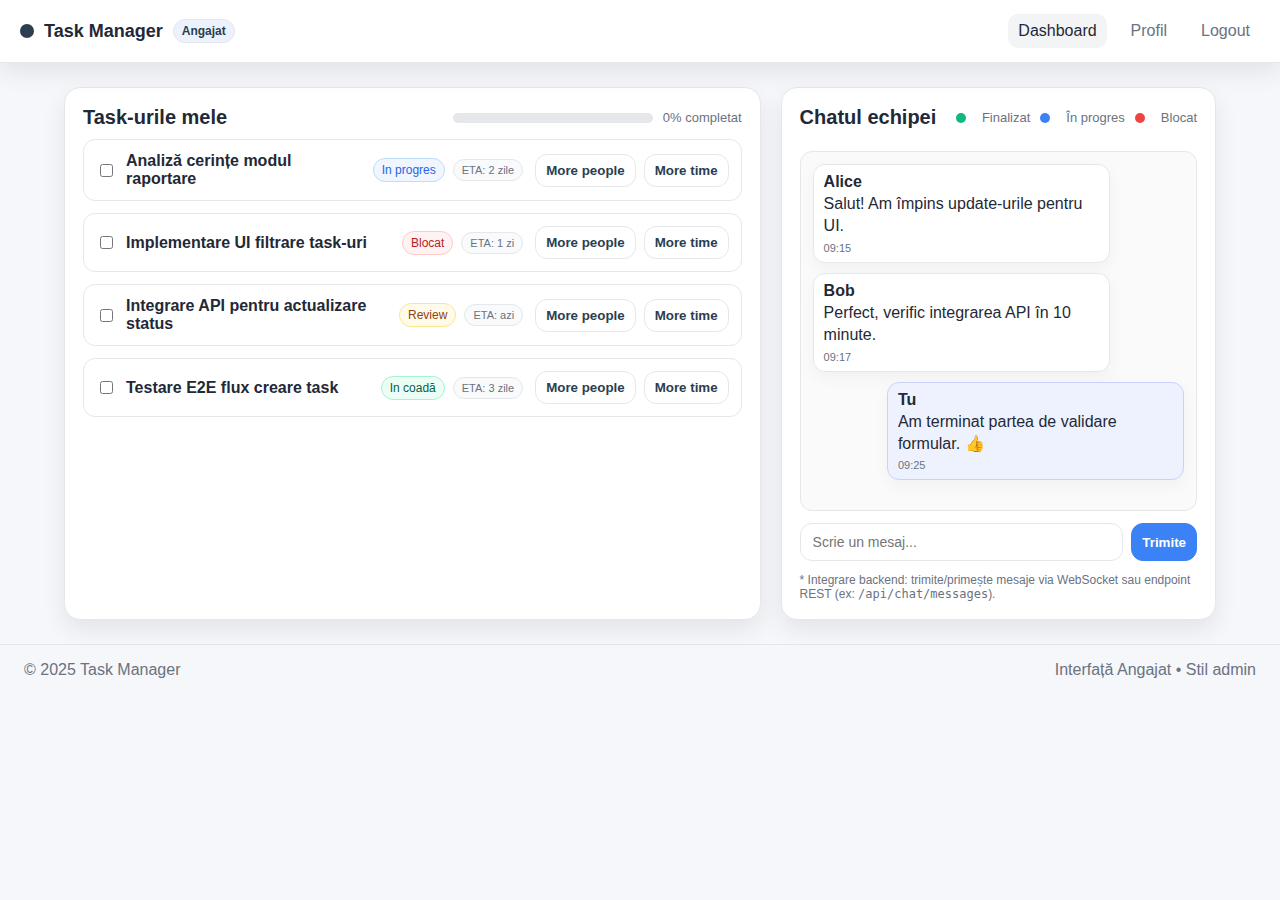
<file: Angajat-Frontend/angajat.html>
<!DOCTYPE html>
<html lang="ro">
<head>
  <meta charset="UTF-8" />
  <meta name="viewport" content="width=device-width, initial-scale=1.0"/>
  <title>Angajat • Task Interaction</title>
  <link rel="stylesheet" href="style.css" />
</head>
<body>
  <header class="app-header">
    <div class="brand">
      <div class="logo-dot" aria-hidden="true"></div>
      <span class="brand-name">Task Manager</span>
      <span class="badge">Angajat</span>
    </div>
    <nav class="top-nav">
      <a href="#" class="nav-link active">Dashboard</a>
      <a href="#" class="nav-link">Profil</a>
      <a href="#" class="nav-link">Logout</a>
    </nav>
  </header>

  <main class="layout">
    <section class="panel tasks-panel">
      <div class="panel-head">
        <h2>Task-urile mele</h2>
        <div class="progress-wrap" aria-label="Progres general">
          <div class="progress-bar" role="progressbar" aria-valuemin="0" aria-valuemax="100">
            <div class="progress-fill"></div>
          </div>
          <span class="progress-label">0% completat</span>
        </div>
      </div>

      <ul class="task-list" id="taskList">
        <!-- Example tasks (replace with backend data) -->
        <li class="task" data-taskid="101">
          <label class="task-main">
            <input type="checkbox" class="task-check" />
            <span class="task-title">Analiză cerințe modul raportare</span>
          </label>
          <div class="task-meta">
            <span class="chip in-progress">In progres</span>
            <span class="chip small">ETA: 2 zile</span>
          </div>
          <div class="task-actions">
            <button class="btn ghost" data-action="people">More people</button>
            <button class="btn ghost" data-action="time">More time</button>
          </div>
        </li>

        <li class="task" data-taskid="102">
          <label class="task-main">
            <input type="checkbox" class="task-check" />
            <span class="task-title">Implementare UI filtrare task-uri</span>
          </label>
          <div class="task-meta">
            <span class="chip blocked">Blocat</span>
            <span class="chip small">ETA: 1 zi</span>
          </div>
          <div class="task-actions">
            <button class="btn ghost" data-action="people">More people</button>
            <button class="btn ghost" data-action="time">More time</button>
          </div>
        </li>

        <li class="task" data-taskid="103">
          <label class="task-main">
            <input type="checkbox" class="task-check" />
            <span class="task-title">Integrare API pentru actualizare status</span>
          </label>
          <div class="task-meta">
            <span class="chip review">Review</span>
            <span class="chip small">ETA: azi</span>
          </div>
          <div class="task-actions">
            <button class="btn ghost" data-action="people">More people</button>
            <button class="btn ghost" data-action="time">More time</button>
          </div>
        </li>

        <li class="task" data-taskid="104">
          <label class="task-main">
            <input type="checkbox" class="task-check" />
            <span class="task-title">Testare E2E flux creare task</span>
          </label>
          <div class="task-meta">
            <span class="chip queued">In coadă</span>
            <span class="chip small">ETA: 3 zile</span>
          </div>
          <div class="task-actions">
            <button class="btn ghost" data-action="people">More people</button>
            <button class="btn ghost" data-action="time">More time</button>
          </div>
        </li>
      </ul>
    </section>

    <aside class="panel chat-panel">
      <div class="panel-head">
        <h2>Chatul echipei</h2>
        <div class="legend">
          <span class="dot done"></span> Finalizat
          <span class="dot progress"></span> În progres
          <span class="dot blocked"></span> Blocat
        </div>
      </div>
      <div class="chat-window" id="chatWindow" aria-live="polite">
        <div class="msg">
          <div class="msg-author">Alice</div>
          <div class="msg-text">Salut! Am împins update-urile pentru UI.</div>
          <div class="msg-time">09:15</div>
        </div>
        <div class="msg">
          <div class="msg-author">Bob</div>
          <div class="msg-text">Perfect, verific integrarea API în 10 minute.</div>
          <div class="msg-time">09:17</div>
        </div>
        <div class="msg mine">
          <div class="msg-author">Tu</div>
          <div class="msg-text">Am terminat partea de validare formular. 👍</div>
          <div class="msg-time">09:25</div>
        </div>
      </div>

      <form class="chat-input" id="chatForm" action="#" method="post">
        <input type="text" name="message" id="chatMessage" placeholder="Scrie un mesaj..." required />
        <button type="submit" class="btn primary">Trimite</button>
      </form>
      <p class="small-hint">
        * Integrare backend: trimite/primește mesaje via WebSocket sau endpoint REST (ex: <code>/api/chat/messages</code>).
      </p>
    </aside>
  </main>

  <footer class="app-footer">
    <span>© 2025 Task Manager</span>
    <span class="muted">Interfață Angajat • Stil admin</span>
  </footer>

  <script src="app.js"></script>
</body>
</html>
</file>
<file: Angajat-Frontend/style.css>
/* Angajat Frontend – matches admin style (font, background, accent) */
:root {
  --bg: #f5f7fb;
  --text: #1f2937;
  --muted: #6b7280;
  --card: #ffffff;
  --border: #e5e7eb;
  --accent: #2c3e50;
  --primary: #3b82f6;
  --success: #10b981;
  --warning: #f59e0b;
  --radius: 16px;
  --shadow: 0 10px 25px rgba(0,0,0,0.08);
}

* { box-sizing: border-box; }

html, body {
  height: 100%;
}

body {
  margin: 0;
  font-family: Inter, -apple-system, BlinkMacSystemFont, 'Segoe UI', Roboto, Helvetica, Arial, 'Apple Color Emoji', 'Segoe UI Emoji', 'Segoe UI Symbol', sans-serif;
  background: var(--bg);
  color: var(--text);
  -webkit-font-smoothing: antialiased;
  -moz-osx-font-smoothing: grayscale;
}

.app-header {
  position: sticky;
  top: 0;
  z-index: 10;
  display: flex;
  align-items: center;
  justify-content: space-between;
  padding: 14px 20px;
  background: var(--card);
  border-bottom: 1px solid var(--border);
  box-shadow: var(--shadow);
}

.brand {
  display: flex;
  align-items: center;
  gap: 10px;
  font-weight: 700;
}

.logo-dot {
  width: 14px;
  height: 14px;
  border-radius: 50%;
  background: var(--accent);
}

.brand-name {
  font-size: 18px;
}

.badge {
  font-size: 12px;
  padding: 4px 8px;
  border-radius: 999px;
  background: rgba(59, 130, 246, 0.1);
  color: var(--accent);
  border: 1px solid var(--border);
}

.top-nav {
  display: flex;
  gap: 14px;
}

.nav-link {
  text-decoration: none;
  color: var(--muted);
  padding: 8px 10px;
  border-radius: 10px;
}
.nav-link:hover, .nav-link.active {
  color: var(--text);
  background: #f3f4f6;
}

.layout {
  display: grid;
  grid-template-columns: 1.6fr 1fr;
  gap: 20px;
  padding: 24px;
  max-width: 1200px;
  margin-inline: auto;
}

.panel {
  background: var(--card);
  border: 1px solid var(--border);
  border-radius: var(--radius);
  box-shadow: var(--shadow);
  padding: 18px;
}

.panel-head {
  display: flex;
  align-items: center;
  justify-content: space-between;
  gap: 10px;
  margin-bottom: 10px;
}

.panel h2 {
  margin: 0;
  font-size: 20px;
}

.legend {
  display: flex;
  align-items: center;
  gap: 10px;
  color: var(--muted);
  font-size: 13px;
}
.legend .dot {
  width: 10px;
  height: 10px;
  border-radius: 50%;
  display: inline-block;
  margin-right: 6px;
}
.legend .dot.done { background: var(--success); }
.legend .dot.progress { background: var(--primary); }
.legend .dot.blocked { background: #ef4444; }

.progress-wrap {
  display: flex;
  align-items: center;
  gap: 10px;
}
.progress-bar {
  width: 200px;
  height: 10px;
  background: #e5e7eb;
  border-radius: 999px;
  position: relative;
  overflow: hidden;
}
.progress-fill {
  position: absolute;
  inset: 0 auto 0 0;
  width: 0%;
  background: var(--success);
  border-radius: 999px;
  transition: width .25s ease;
}
.progress-label {
  font-size: 13px;
  color: var(--muted);
}

.task-list {
  list-style: none;
  margin: 0;
  padding: 0;
  display: flex;
  flex-direction: column;
  gap: 12px;
}

.task {
  display: grid;
  grid-template-columns: 1fr auto auto;
  align-items: center;
  gap: 12px;
  padding: 12px;
  border: 1px solid var(--border);
  border-radius: 12px;
}

.task-main {
  display: flex;
  align-items: center;
  gap: 10px;
}

.task-title {
  font-weight: 600;
}

.task-meta {
  display: flex;
  align-items: center;
  gap: 8px;
  justify-content: flex-end;
}

.chip {
  display: inline-flex;
  align-items: center;
  gap: 6px;
  font-size: 12px;
  padding: 4px 8px;
  border-radius: 999px;
  border: 1px solid var(--border);
  color: var(--muted);
  background: #f9fafb;
}
.chip.small { font-size: 11px; }
.chip.in-progress { color: #2563eb; background: #eff6ff; border-color: #bfdbfe; }
.chip.blocked { color: #b91c1c; background: #fef2f2; border-color: #fecaca; }
.chip.review { color: #92400e; background: #fffbeb; border-color: #fde68a; }
.chip.queued { color: #065f46; background: #ecfdf5; border-color: #a7f3d0; }

.task-actions {
  display: flex;
  gap: 8px;
}

.btn {
  appearance: none;
  border: 1px solid var(--border);
  background: #f9fafb;
  color: var(--text);
  font-weight: 600;
  padding: 8px 10px;
  border-radius: 12px;
  cursor: pointer;
}
.btn:hover { filter: brightness(0.98); }
.btn.primary {
  background: var(--primary);
  border-color: var(--primary);
  color: white;
}
.btn.ghost {
  background: transparent;
  color: var(--accent);
  border-color: var(--border);
}

.chat-panel { display: flex; flex-direction: column; gap: 12px; }
.chat-window {
  height: 360px;
  overflow: auto;
  border: 1px solid var(--border);
  border-radius: 12px;
  padding: 12px;
  background: #fafafa;
  display: flex;
  flex-direction: column;
  gap: 10px;
}

.msg {
  background: white;
  border: 1px solid var(--border);
  border-radius: 12px;
  padding: 8px 10px;
  max-width: 80%;
  box-shadow: 0 6px 16px rgba(0,0,0,0.04);
}
.msg.mine {
  align-self: flex-end;
  background: #eef2ff;
  border-color: #c7d2fe;
}

.msg-author {
  font-weight: 700;
  margin-bottom: 2px;
}
.msg-text { line-height: 1.4; }
.msg-time {
  margin-top: 4px;
  font-size: 11px;
  color: var(--muted);
}

.chat-input {
  display: flex;
  gap: 8px;
}
.chat-input input {
  flex: 1;
  border: 1px solid var(--border);
  border-radius: 12px;
  padding: 10px 12px;
  font-size: 14px;
  background: white;
}

.small-hint {
  color: var(--muted);
  font-size: 12px;
  margin: 0;
}

.app-footer {
  display: flex;
  justify-content: space-between;
  padding: 16px 24px;
  border-top: 1px solid var(--border);
  color: var(--muted);
}

@media (max-width: 900px) {
  .layout {
    grid-template-columns: 1fr;
  }
  .task {
    grid-template-columns: 1fr;
    align-items: start;
  }
  .task-meta { justify-content: flex-start; }
  .panel-head { flex-direction: column; align-items: start; gap: 8px; }
  .progress-wrap { align-self: stretch; }
}
</file>
